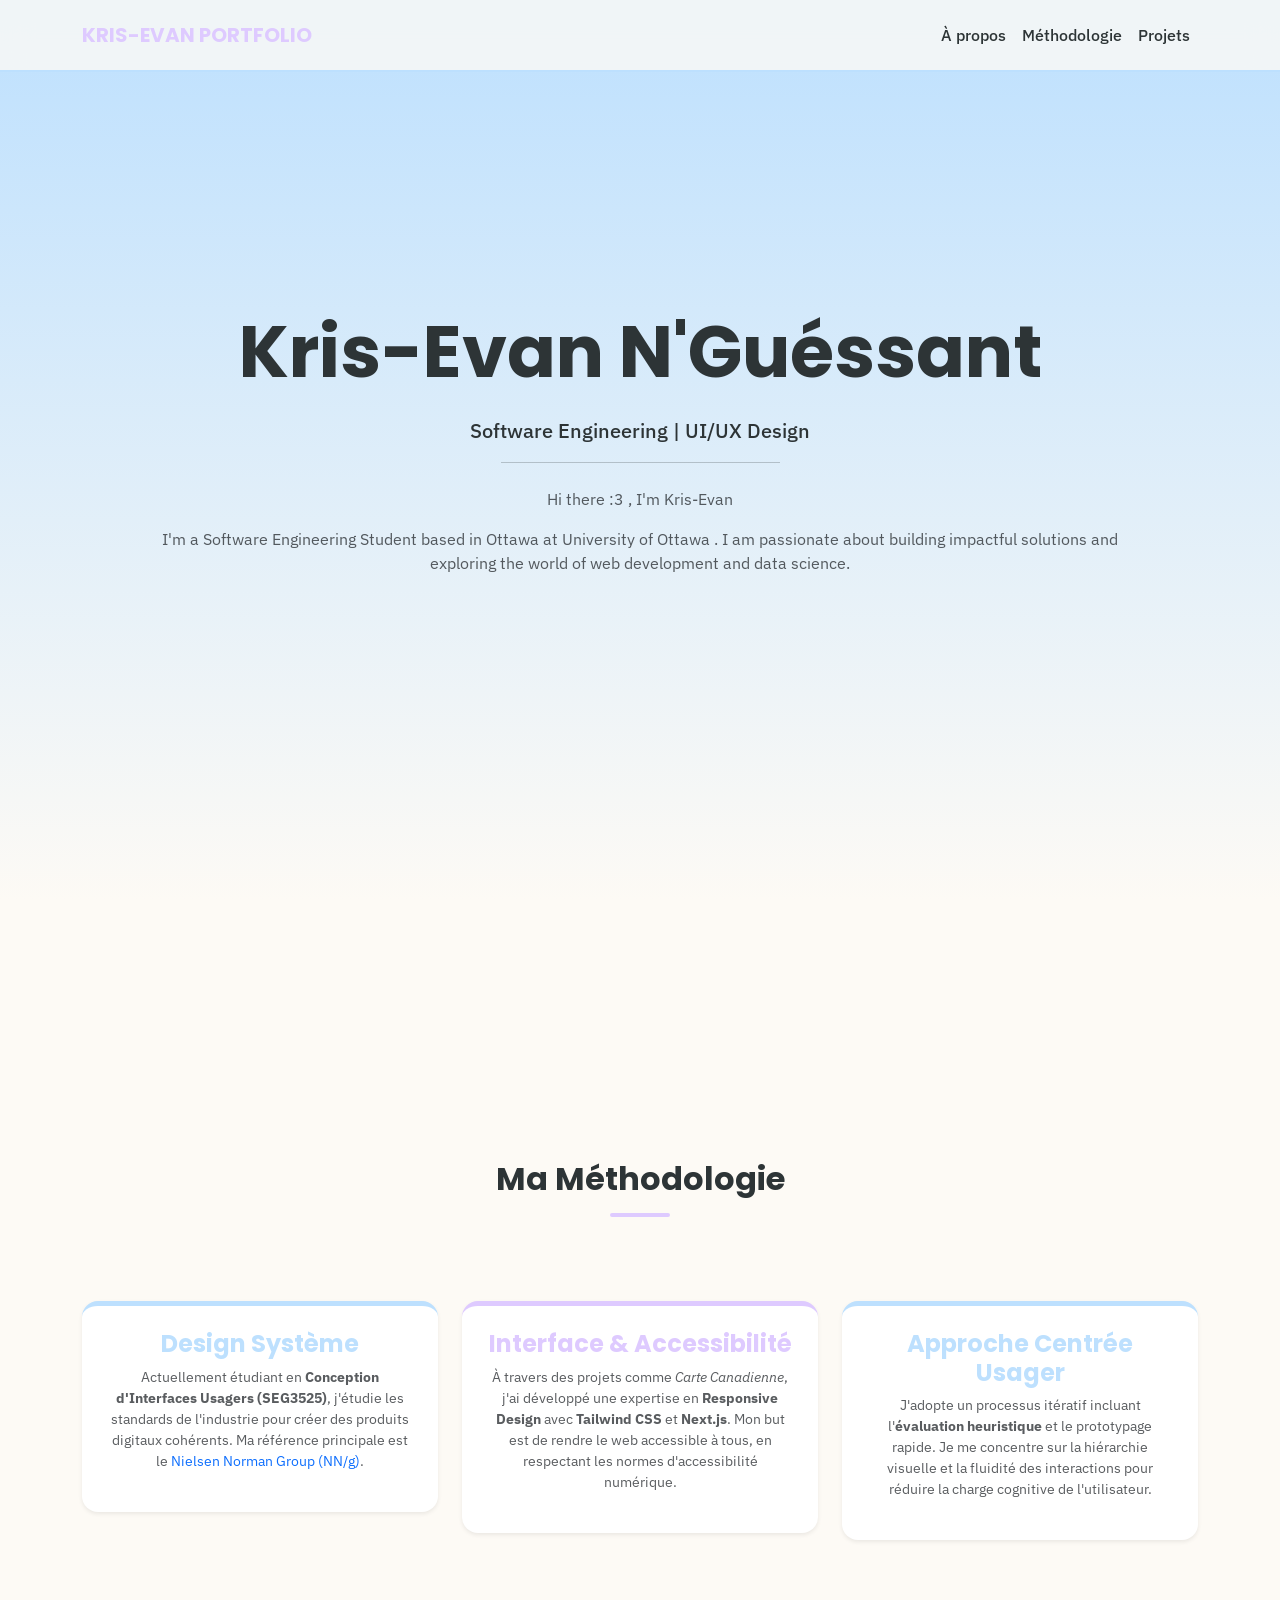
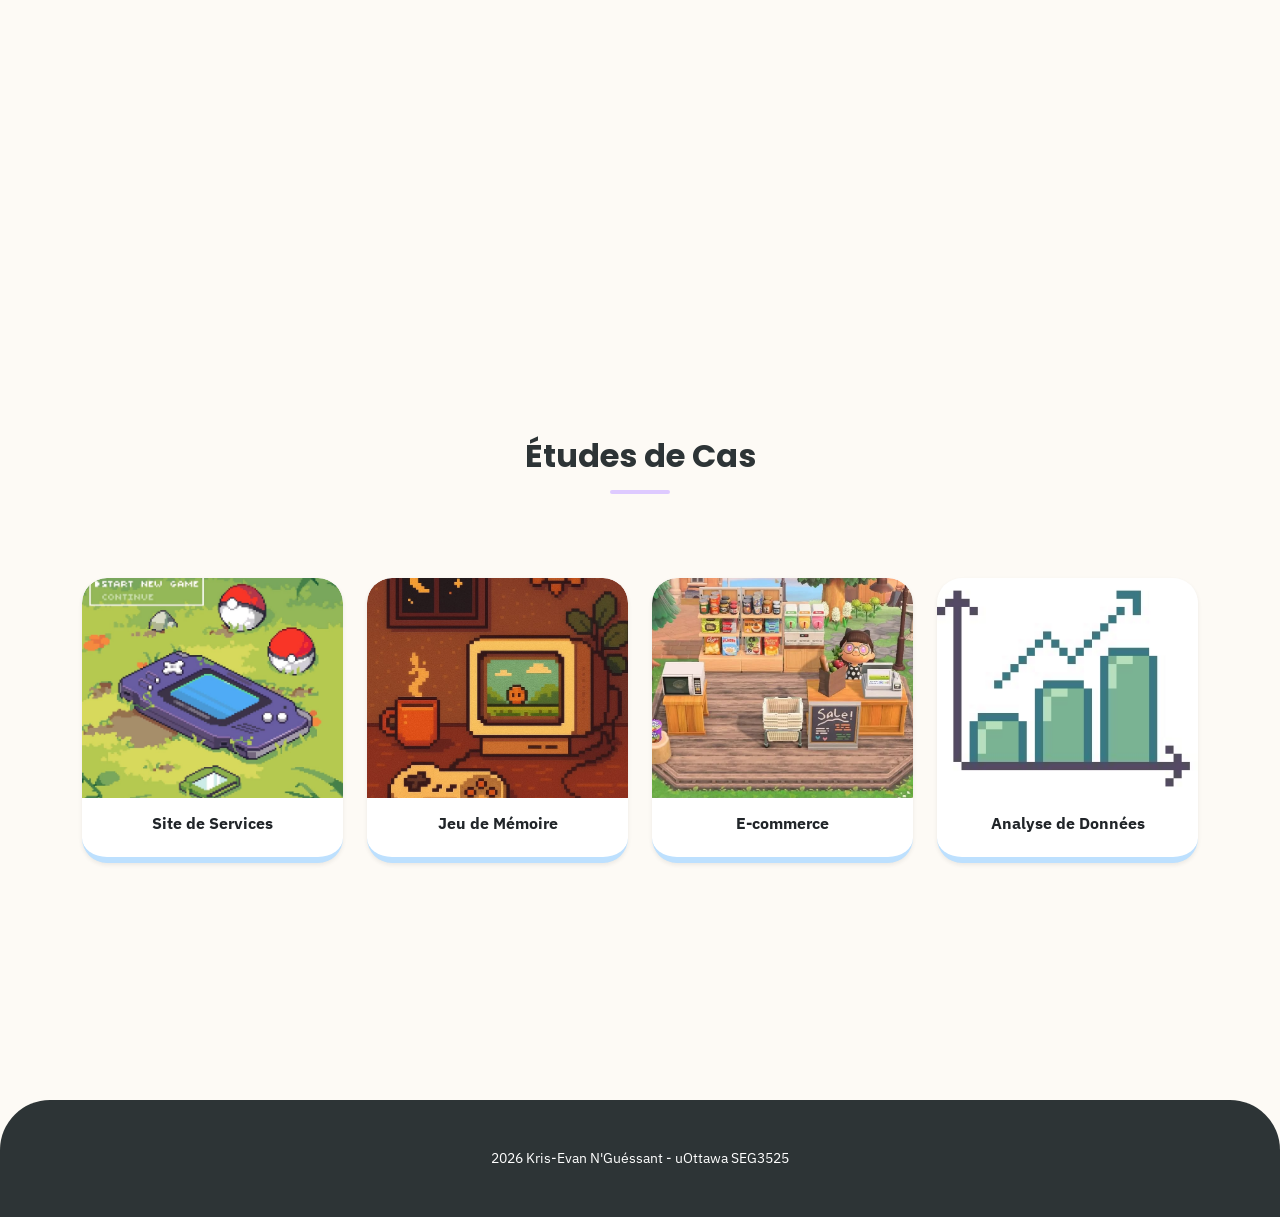
<file: index.html>
<!DOCTYPE html>
<html lang="fr">
<head>
    <meta charset="UTF-8">
    <meta name="viewport" content="width=device-width, initial-scale=1.0">
    <title>Portfolio - Kris-Evan</title>
    <link href="https://cdn.jsdelivr.net/npm/bootstrap@5.3.0/dist/css/bootstrap.min.css" rel="stylesheet">
    <link rel="stylesheet" href="style.css">
    <link href="https://fonts.googleapis.com/css2?family=IBM+Plex+Sans:wght@300;400;600&display=swap" rel="stylesheet">
</head>
<body>

     <!-- barre du haut -->
    <nav class="navbar navbar-expand-lg fixed-top">
        <div class="container">
            <a class="navbar-brand fw-bold" href="#" style="color: var(--pastel-violet);">KRIS-EVAN PORTFOLIO</a>
            <div class="navbar-nav ms-auto">
                <a class="nav-link" href="#about">À propos</a>
                <a class="nav-link" href="#work">Méthodologie</a>
                <a class="nav-link" href="#projects">Projets</a>
            </div>
        </div>
    </nav>

    <!-- MWA :3 -->
    <header id="about" class="hero text-center">
        <div class="container reveal">
            <h1 class="display-3 fw-bold">Kris-Evan N'Guéssant</h1>
            <p class="lead fw-medium">Software Engineering | UI/UX Design</p>
            <hr class="w-25 mx-auto">
            <p class="mt-4 px-md-5 text-muted">Hi there :3 , I'm Kris-Evan </p>
            <p class="mt-2 px-md-5 text-muted">I'm a Software Engineering Student based in Ottawa at University of Ottawa . I am passionate about building impactful solutions and exploring the world of web development and data science.</p>
        </div>
    </header>

    <!-- PARTIE METHODOLOGIE :3 -->
    <section id="work" class="py-5">
        <div class="container text-center">
            <h2 class="section-title reveal">Ma Méthodologie</h2>
            <div class="row mt-5 g-4">
                <div class="col-md-4 reveal">
                    <div class="p-4 rounded-4 shadow-sm bg-white border-top border-5" style="border-color: var(--baby-blue) !important;">
                        <h4 class="fw-bold" style="color: var(--baby-blue);">Design Système</h4>
                        <p class="text-muted small"> Actuellement étudiant en <strong>Conception d'Interfaces Usagers (SEG3525)</strong>, j'étudie les standards de l'industrie pour créer des produits digitaux cohérents. Ma référence principale est le <a href="https://www.nngroup.com/" target="_blank" class="text-decoration-none">Nielsen Norman Group (NN/g)</a>. </p>
                    </div>
                </div>
                <div class="col-md-4 reveal">
                    <div class="p-4 rounded-4 shadow-sm bg-white border-top border-5" style="border-color: var(--pastel-violet) !important;">
                        <h4 class="fw-bold" style="color: var(--pastel-violet);">Interface & Accessibilité</h4>
                        <p class="text-muted small">À travers des projets comme <em>Carte Canadienne</em>, j'ai développé une expertise en <strong>Responsive Design</strong> avec <strong>Tailwind CSS</strong> et <strong>Next.js</strong>. Mon but est de rendre le web accessible à tous, en respectant les normes d'accessibilité numérique. </p>
                    </div>
                </div>
                <div class="col-md-4 reveal">
                    <div class="p-4 rounded-4 shadow-sm bg-white border-top border-5" style="border-color: var(--baby-blue) !important;">
                        <h4 class="fw-bold" style="color: var(--baby-blue);">Approche Centrée Usager</h4>
                        <p class="text-muted small">J'adopte un processus itératif incluant l'<strong>évaluation heuristique</strong> et le prototypage rapide. Je me concentre sur la hiérarchie visuelle et la fluidité des interactions pour réduire la charge cognitive de l'utilisateur. </p>
                    </div>
                </div>
            </div>
        </div>
    </section>
    
    <!-- PARTIE PROJETS :3 -->
    <section id="projects" class="py-5">
        <div class="container text-center">
            <h2 class="section-title reveal">Études de Cas </h2>
            <div class="row g-4 mt-4">
                <!-- Les 4 cartes originales -->
                <div class="col-md-6 col-lg-3 reveal">
                    <div class="card shadow-sm h-100">
                        <img src="image2.jpeg" class="card-img-top" alt="Services">
                        <div class="card-body"><h6 class="fw-bold">Site de Services</h6></div>
                        <a href="https://whitebloodhub.netlify.app/" class="stretched-link"></a>
                    </div>
                </div>
                <div class="col-md-6 col-lg-3 reveal">
                    <div class="card shadow-sm h-100">
                        <img src="image.3.jpeg" class="card-img-top" alt="Game">
                        <div class="card-body"><h6 class="fw-bold">Jeu de Mémoire</h6></div>
                        <a href="https://pixelmemoryquests.netlify.app/" class="stretched-link"></a>
                    </div>
                </div>
                <div class="col-md-6 col-lg-3 reveal">
                    <div class="card shadow-sm h-100">
                        <img src="image4.jpeg" class="card-img-top" alt="Ecommerce">
                        <div class="card-body"><h6 class="fw-bold">E-commerce</h6></div>
                        <a href="https://pixelislands.netlify.app/" class="stretched-link"></a>
                    </div>
                </div>
                <div class="col-md-6 col-lg-3 reveal">
                    <div class="card shadow-sm h-100">
                        <img src="image5.jpeg" class="card-img-top" alt="Data">
                        <div class="card-body"><h6 class="fw-bold">Analyse de Données</h6></div>
                        <a href="https://pixeldataboard.netlify.app/" class="stretched-link"></a>
                    </div>
                </div>
            </div>
        </div>
    </section>

    <footer class="py-5 text-center">
        <p class="small mb-0"> 2026 Kris-Evan N'Guéssant - uOttawa SEG3525</p>
    </footer>

    <!-- SCRIPT APPLE :3 -->
    <script>
        const observer = new IntersectionObserver((entries) => {
            entries.forEach(entry => {
                if (entry.isIntersecting) {
                    entry.target.classList.add('active');
                }
            });
        }, { threshold: 0.1 });

        document.querySelectorAll('.reveal').forEach(el => observer.observe(el));
    </script>

    <script src="https://cdn.jsdelivr.net/npm/bootstrap@5.3.0/dist/js/bootstrap.bundle.min.js"></script>
</body>
</html>
</file>
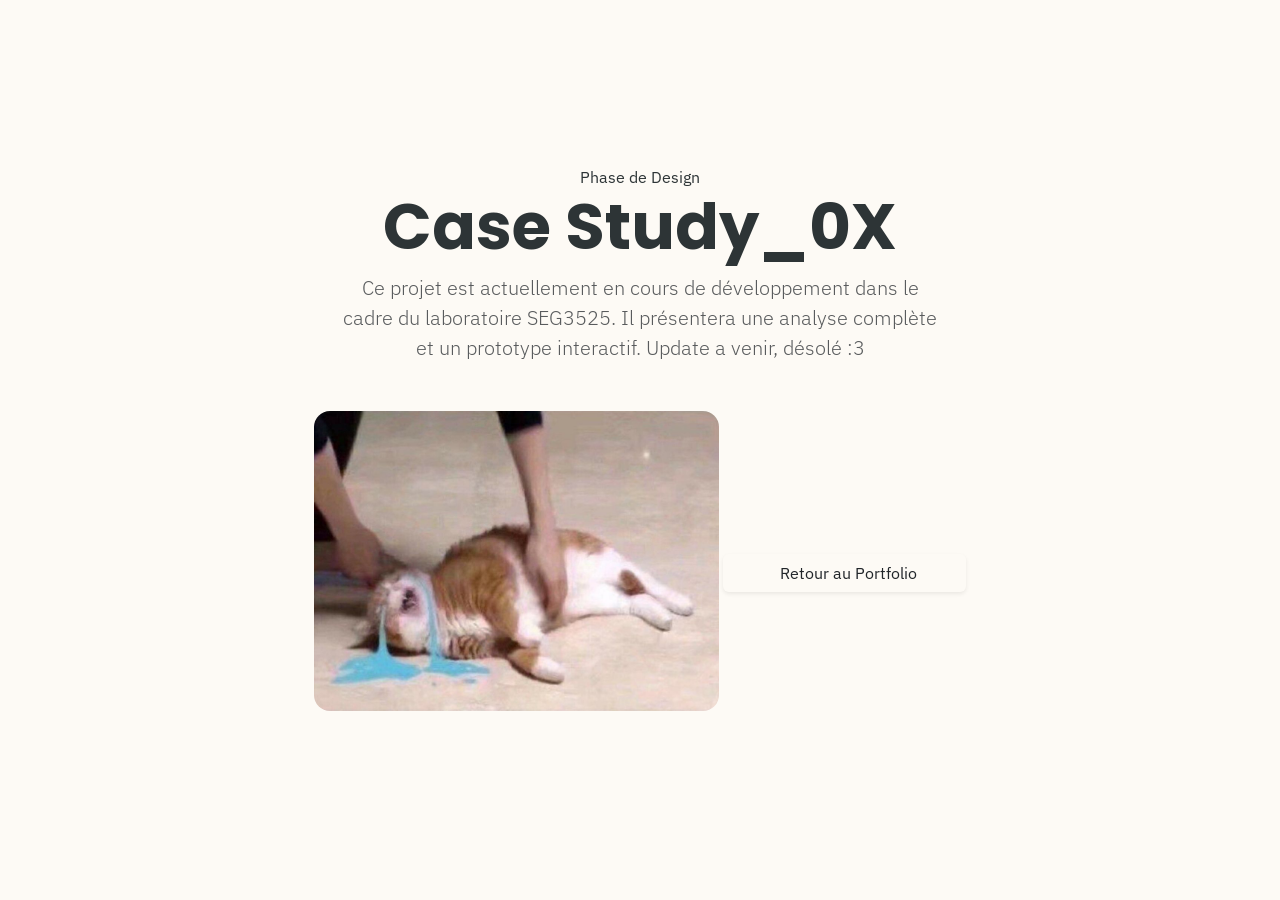
<file: projet.html>
<!DOCTYPE html>
<html lang="fr">
<head>
    <meta charset="UTF-8">
    <title>Projet en cours - Kris-Evan</title>
    <link href="https://cdn.jsdelivr.net/npm/bootstrap@5.3.0/dist/css/bootstrap.min.css" rel="stylesheet">
    <link rel="stylesheet" href="style.css">
</head>
<body class="d-flex align-items-center vh-100">
    <div class="container text-center reveal active">
        <span class="badge-tech mb-3">Phase de Design</span>
        <h1 class="display-3 fw-bold">Case Study_0X</h1>
        <p class="lead text-muted mx-auto mb-5" style="max-width: 600px;">
            Ce projet est actuellement en cours de développement dans le cadre du laboratoire SEG3525. 
            Il présentera une analyse complète et un prototype interactif.
            Update a venir, désolé :3
        </p>
        <img src="image1.jpeg" class="img-fluid rounded-4 mb-4" style="max-height: 300px;">
        <a href="index.html" class="btn btn-contact px-5 shadow-sm">
            <i class="bi bi-arrow-left me-2"></i> Retour au Portfolio
        </a>
    </div>
</body>
</html>
</file>
<file: style.css>
/* --- 1. IMPORTATION DES POLICES --- */
@import url('https://fonts.googleapis.com/css2?family=IBM+Plex+Sans:wght@400;600&family=Poppins:wght@700&family=Inter:wght@400;500&display=swap');

:root {
    --bg-beige: #fdfaf5;       
    --baby-blue: #bde0fe;      
    --pastel-violet: #decaff;   
    --text-dark: #2d3436;
    --white: #ffffff;
}

/* --- 2. LOGIQUE DE SCROLL (LOCK, SNAP & HIDE) --- */
html {
    scroll-behavior: smooth;
    scroll-snap-type: y mandatory;
    scrollbar-width: none; 
    -ms-overflow-style: none; 
    overflow-x: hidden;
    overflow-y: auto;
    height: 100%;
}

html::-webkit-scrollbar {
    display: none !important;
    width: 0 !important;
    height: 0 !important;
}

body {
    font-family: 'IBM Plex Sans', sans-serif;
    background-color: var(--bg-beige);
    color: var(--text-dark);
    margin: 0;
    width: 100%;
    overflow: visible; 
}

h1, h2, h3, h4, .navbar-brand {
    font-family: 'Poppins', sans-serif;
    font-weight: 700;
}

/* --- 3. ANIMATION REVEAL (Apple Style) --- */
.reveal {
    opacity: 0;
    transform: translateY(40px);
    transition: all 0.9s cubic-bezier(0.16, 1, 0.3, 1);
}

.reveal.active {
    opacity: 1;
    transform: translateY(0);
}

/* --- 4. BARRE DE NAVIGATION --- */
.navbar {
    background-color: rgba(253, 250, 245, 0.8) !important;
    backdrop-filter: blur(15px); 
    border-bottom: 2px solid var(--baby-blue);
    padding: 15px 0;
    z-index: 1000;
}

.nav-link {
    color: var(--text-dark) !important;
    font-weight: 500;
    transition: 0.3s;
}

.nav-link:hover {
    color: var(--pastel-violet) !important;
}

/* --- 5. LOGIQUE DE SECTIONS (Aimants de page) --- */
header.hero, 
section#work, 
section#projects,
footer {
    min-height: 100vh;      
    display: flex;
    flex-direction: column;
    justify-content: center; 
    align-items: center;     
    padding: 100px 20px;     
    text-align: center;
    scroll-snap-align: start;
    scroll-snap-stop: always;
}

/* --- 6. SECTION HERO --- */
header.hero {
    background: linear-gradient(180deg, var(--baby-blue) 0%, var(--bg-beige) 100%);
}

header.hero h1 {
    font-size: 4.5rem;
    margin-bottom: 20px;
}

hr.bg-primary {
    background-color: var(--pastel-violet) !important;
    height: 4px;
    opacity: 1;
    border-radius: 10px;
    width: 100px;
    margin: 20px auto;
}

/* --- 7. TITRES DE SECTION --- */
.section-title {
    color: var(--text-dark);
    margin-bottom: 60px;
    position: relative;
}

.section-title::after {
    content: '';
    display: block;
    width: 60px;
    height: 4px;
    background: var(--pastel-violet);
    margin: 15px auto 0;
    border-radius: 10px;
}

/* --- 8. CARTES & STAGGER METHODOLOGIE --- */
.card, .method-card {
    border: none;
    border-radius: 25px; 
    background: var(--white);
    transition: all 0.5s cubic-bezier(0.16, 1, 0.3, 1);
    border-bottom: 6px solid var(--baby-blue); 
    overflow: hidden;
    height: 100%;
}

.card:hover, .method-card:hover {
    transform: scale(1.05) translateY(-10px);
    border-bottom-color: var(--pastel-violet); 
    box-shadow: 0 20px 40px rgba(189, 224, 254, 0.4) !important;
}

section#work .col-md-6.col-lg-4:nth-child(2) {
    margin-top: 60px; 
}

.card-img-top {
    border-radius: 25px 25px 0 0;
    height: 220px;
    object-fit: cover;
}

.method-card p {
    font-size: 1.15rem !important; 
    line-height: 1.7;   
    padding: 20px;
    color: #5d6467;
}

/* --- 9. FOOTER --- */
footer {
    background-color: var(--text-dark);
    color: var(--white);
    padding: 60px 0;
    border-radius: 50px 50px 0 0;
    min-height: auto; 
}
</file>
